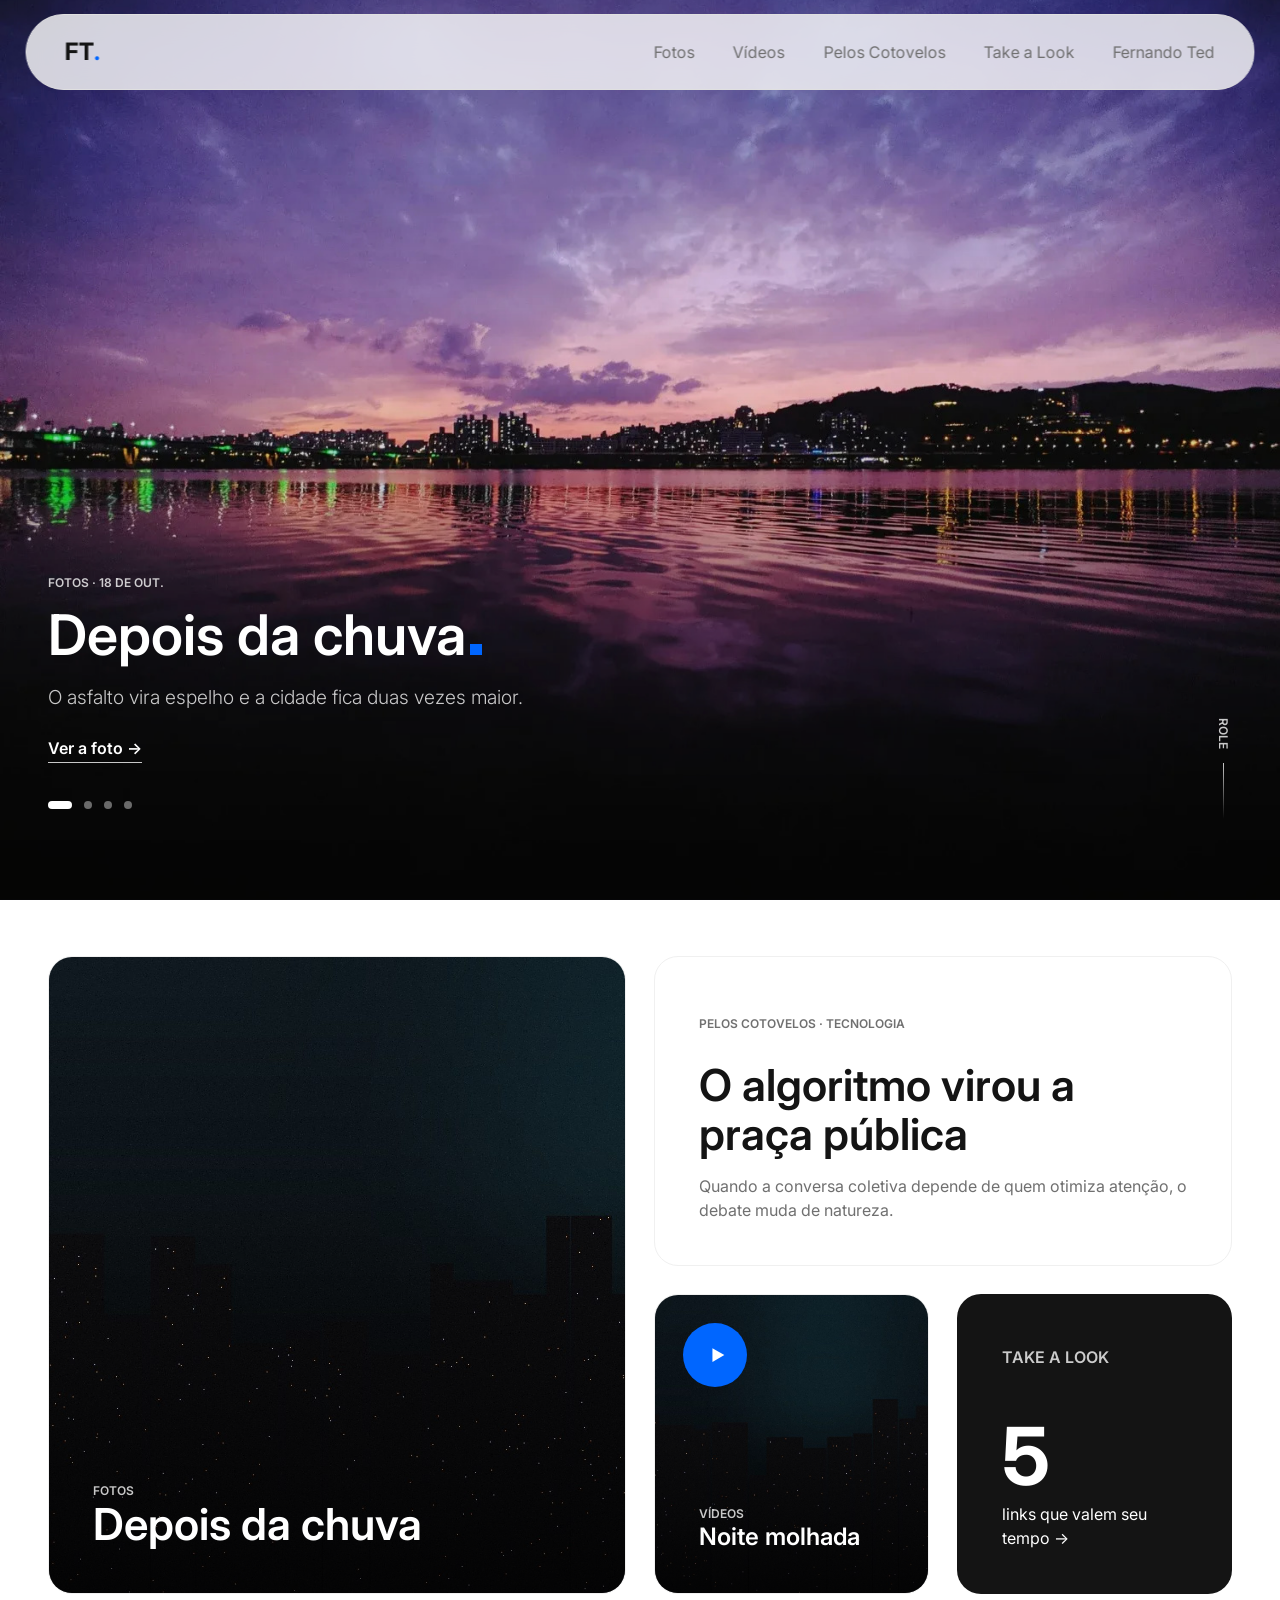
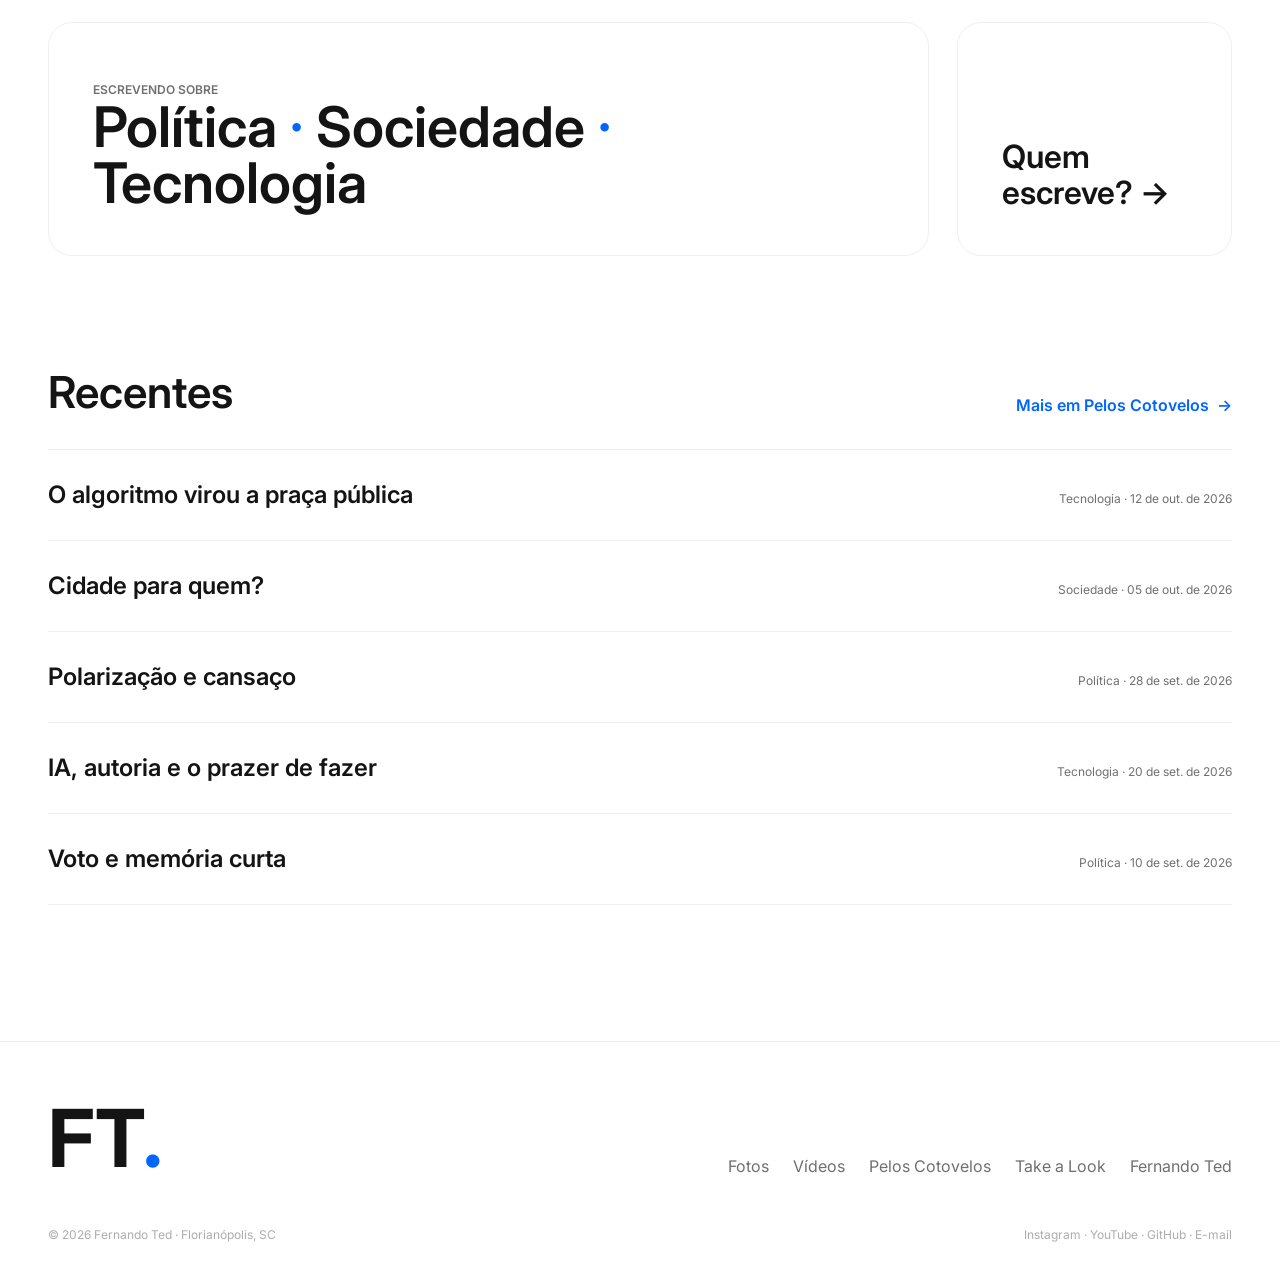
<file: index.html>
<!doctype html>
<html lang="pt-BR" class="no-js">
<head>
  <meta charset="utf-8">
  <meta name="viewport" content="width=device-width, initial-scale=1, viewport-fit=cover">
  <title>Fernando Ted — um caderno aberto</title>
  <meta name="description" content="Fotos, vídeos, ideias e achados — um caderno aberto.">
  <meta name="theme-color" content="#ffffff">
  <meta property="og:type" content="website">
  <meta property="og:title" content="Fernando Ted — um caderno aberto">
  <meta property="og:description" content="Fotos, vídeos, ideias e achados — um caderno aberto.">
  <meta property="og:image" content="assets/img/og.jpg">
  <meta name="twitter:card" content="summary_large_image">
  <link rel="icon" href="assets/img/favicon.svg" type="image/svg+xml">
  <link rel="preconnect" href="https://fonts.googleapis.com">
  <link rel="preconnect" href="https://fonts.gstatic.com" crossorigin>
  <link rel="stylesheet" href="https://fonts.googleapis.com/css2?family=Inter:wght@300;400;500;600;700&display=swap">
  <link rel="stylesheet" href="assets/css/estilo.css">
</head>
<body data-page="home">
  <main id="conteudo">
    <section class="hero" id="hero" aria-label="Apresentação"></section>
    <section class="wrap section" aria-label="Destaques">
      <div class="bento" id="bento"></div>
    </section>
    <section class="wrap section" aria-labelledby="t-recentes">
      <div class="section-head">
        <h2 class="h2" id="t-recentes">Recentes</h2>
        <a class="link-arrow" href="textos.html" id="mais-textos">Mais em Pelos Cotovelos</a>
      </div>
      <ul class="rows" id="recentes"></ul>
    </section>
  </main>

  <script src="dados/site.js"></script>
  <script src="dados/fotos.js"></script>
  <script src="dados/videos.js"></script>
  <script src="dados/textos.js"></script>
  <script src="dados/links.js"></script>
  <script src="dados/banner.js"></script>
  <script src="assets/js/app.js"></script>
</body>
</html>
</file>
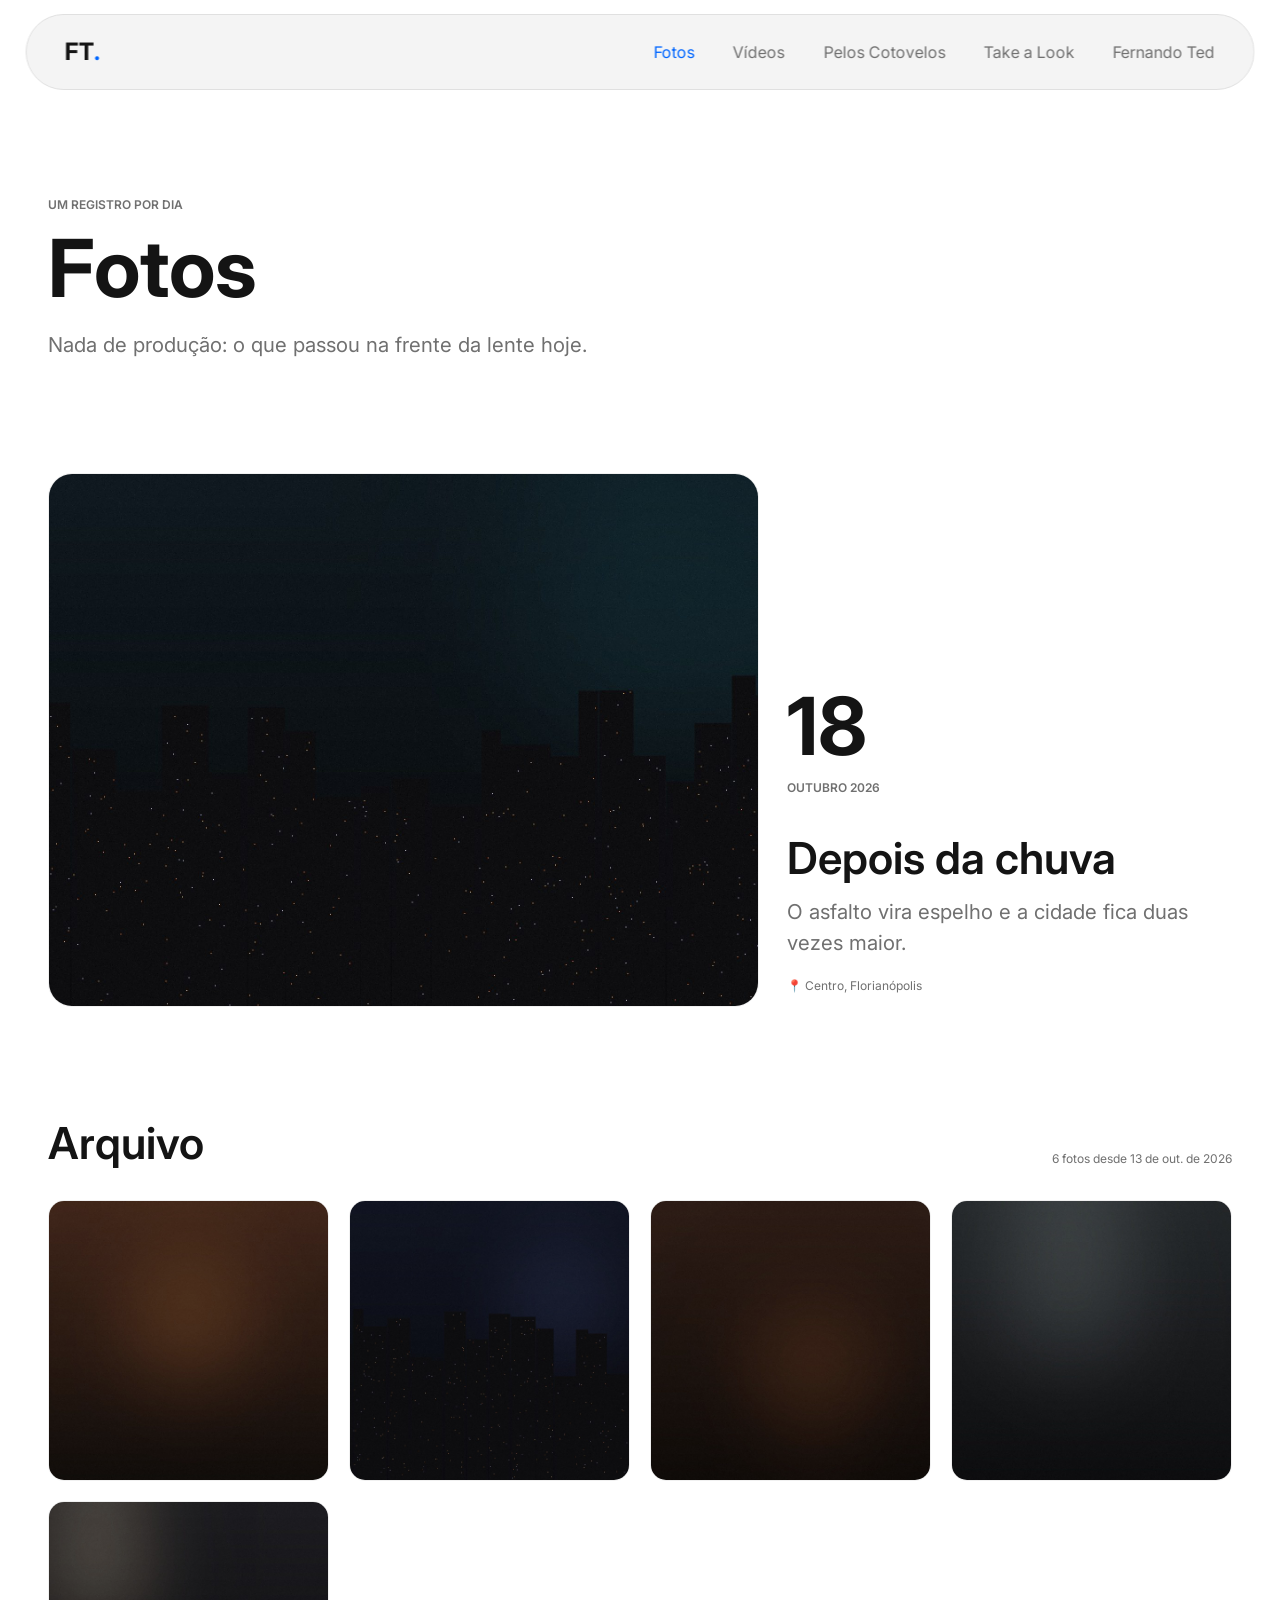
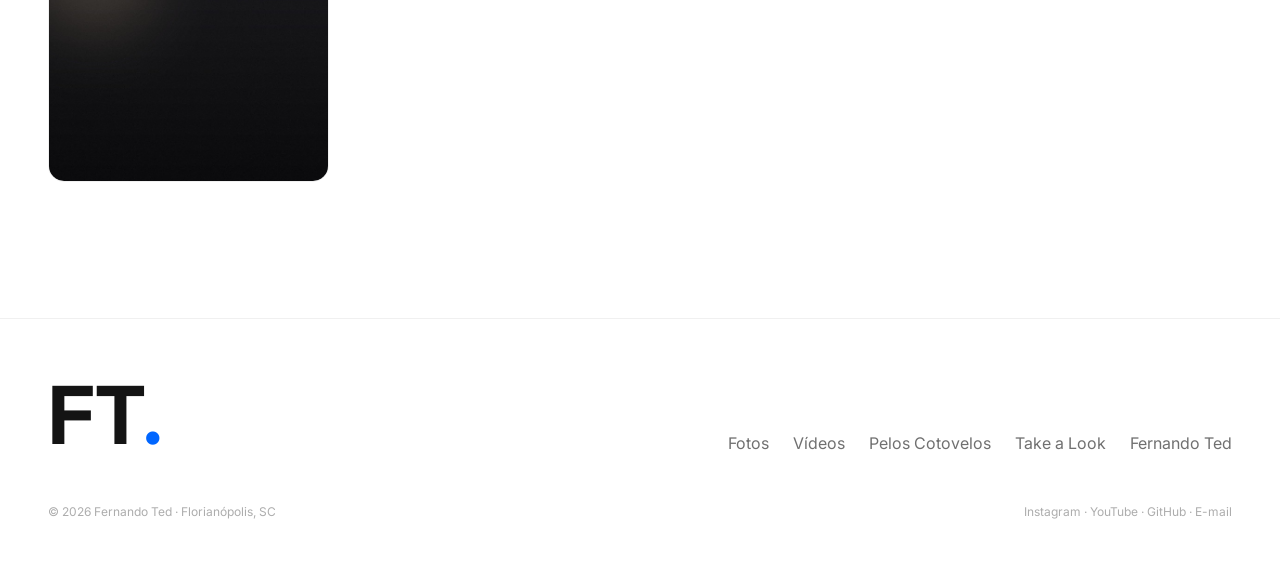
<file: foto-do-dia.html>
<!doctype html>
<html lang="pt-BR" class="no-js">
<head>
  <meta charset="utf-8">
  <meta name="viewport" content="width=device-width, initial-scale=1, viewport-fit=cover">
  <title>Fotos — Fernando Ted</title>
  <meta name="description" content="Um registro diário em fotografia.">
  <meta name="theme-color" content="#ffffff">
  <meta property="og:type" content="website">
  <meta property="og:title" content="Fotos — Fernando Ted">
  <meta property="og:description" content="Um registro diário em fotografia.">
  <meta property="og:image" content="assets/img/og.jpg">
  <meta name="twitter:card" content="summary_large_image">
  <link rel="icon" href="assets/img/favicon.svg" type="image/svg+xml">
  <link rel="preconnect" href="https://fonts.googleapis.com">
  <link rel="preconnect" href="https://fonts.gstatic.com" crossorigin>
  <link rel="stylesheet" href="https://fonts.googleapis.com/css2?family=Inter:wght@300;400;500;600;700&display=swap">
  <link rel="stylesheet" href="assets/css/estilo.css">
</head>
<body data-page="foto">
  <main id="conteudo">
    <header class="wrap page-head">
      <p class="eyebrow">Um registro por dia</p>
      <h1 class="display">Fotos</h1>
      <p class="lead">Nada de produção: o que passou na frente da lente hoje.</p>
    </header>

    <section class="wrap section" aria-label="Foto de hoje"><div class="today" id="hoje"></div></section>
    <section class="wrap section" aria-labelledby="t-arq">
      <div class="section-head"><h2 class="h2" id="t-arq">Arquivo</h2><span class="meta" id="arquivo-count"></span></div>
      <div class="archive" id="arquivo"></div>
    </section>
  </main>

  <script src="dados/site.js"></script>
  <script src="dados/fotos.js"></script>
  <script src="dados/videos.js"></script>
  <script src="dados/textos.js"></script>
  <script src="dados/links.js"></script>
  <script src="assets/js/app.js"></script>
</body>
</html>
</file>
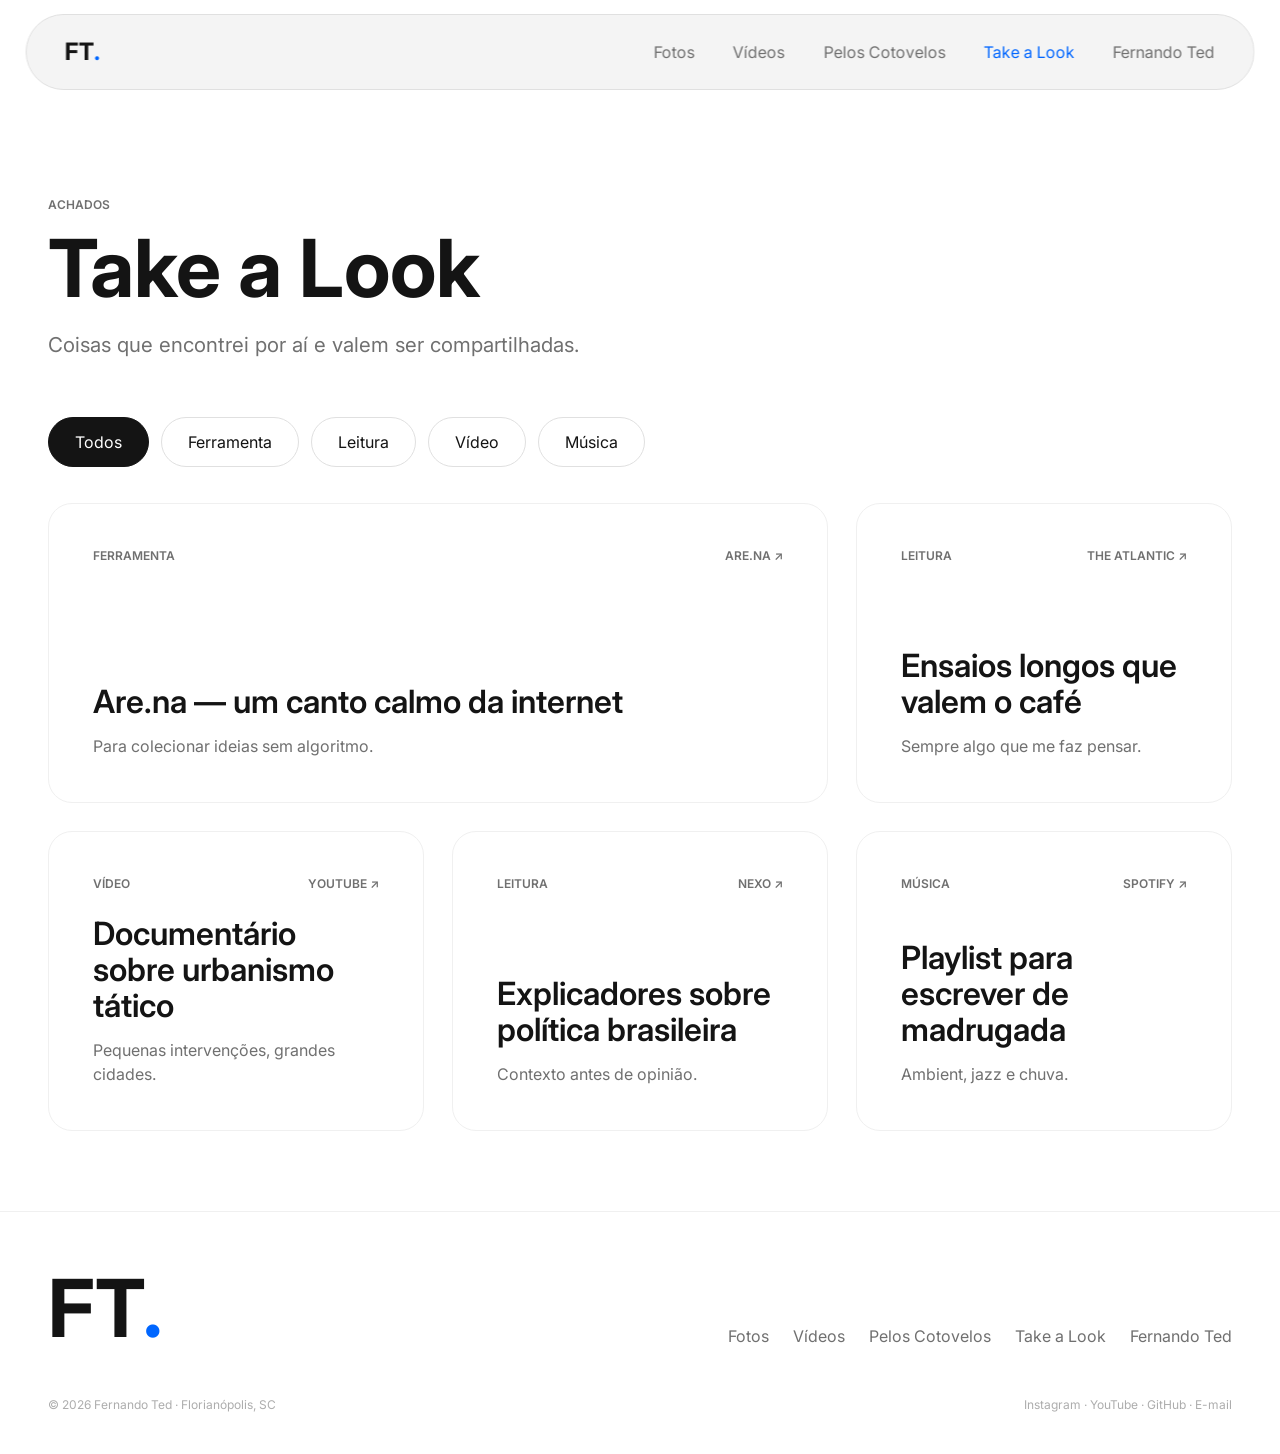
<file: links.html>
<!doctype html>
<html lang="pt-BR" class="no-js">
<head>
  <meta charset="utf-8">
  <meta name="viewport" content="width=device-width, initial-scale=1, viewport-fit=cover">
  <title>Take a Look — Fernando Ted</title>
  <meta name="description" content="Coisas que encontrei por aí e valem ser compartilhadas.">
  <meta name="theme-color" content="#ffffff">
  <meta property="og:type" content="website">
  <meta property="og:title" content="Take a Look — Fernando Ted">
  <meta property="og:description" content="Coisas que encontrei por aí e valem ser compartilhadas.">
  <meta property="og:image" content="assets/img/og.jpg">
  <meta name="twitter:card" content="summary_large_image">
  <link rel="icon" href="assets/img/favicon.svg" type="image/svg+xml">
  <link rel="preconnect" href="https://fonts.googleapis.com">
  <link rel="preconnect" href="https://fonts.gstatic.com" crossorigin>
  <link rel="stylesheet" href="https://fonts.googleapis.com/css2?family=Inter:wght@300;400;500;600;700&display=swap">
  <link rel="stylesheet" href="assets/css/estilo.css">
</head>
<body data-page="links">
  <main id="conteudo">
    <header class="wrap page-head">
      <p class="eyebrow">Achados</p>
      <h1 class="display">Take a Look</h1>
      <p class="lead">Coisas que encontrei por aí e valem ser compartilhadas.</p>
    </header>

    <section class="wrap" aria-label="Links">
      <div class="toolbar"><div class="chips" id="filtros" role="group" aria-label="Filtrar por tipo"></div></div>
      <div class="links-grid" id="links"></div>
    </section>
  </main>

  <script src="dados/site.js"></script>
  <script src="dados/fotos.js"></script>
  <script src="dados/videos.js"></script>
  <script src="dados/textos.js"></script>
  <script src="dados/links.js"></script>
  <script src="assets/js/app.js"></script>
</body>
</html>
</file>
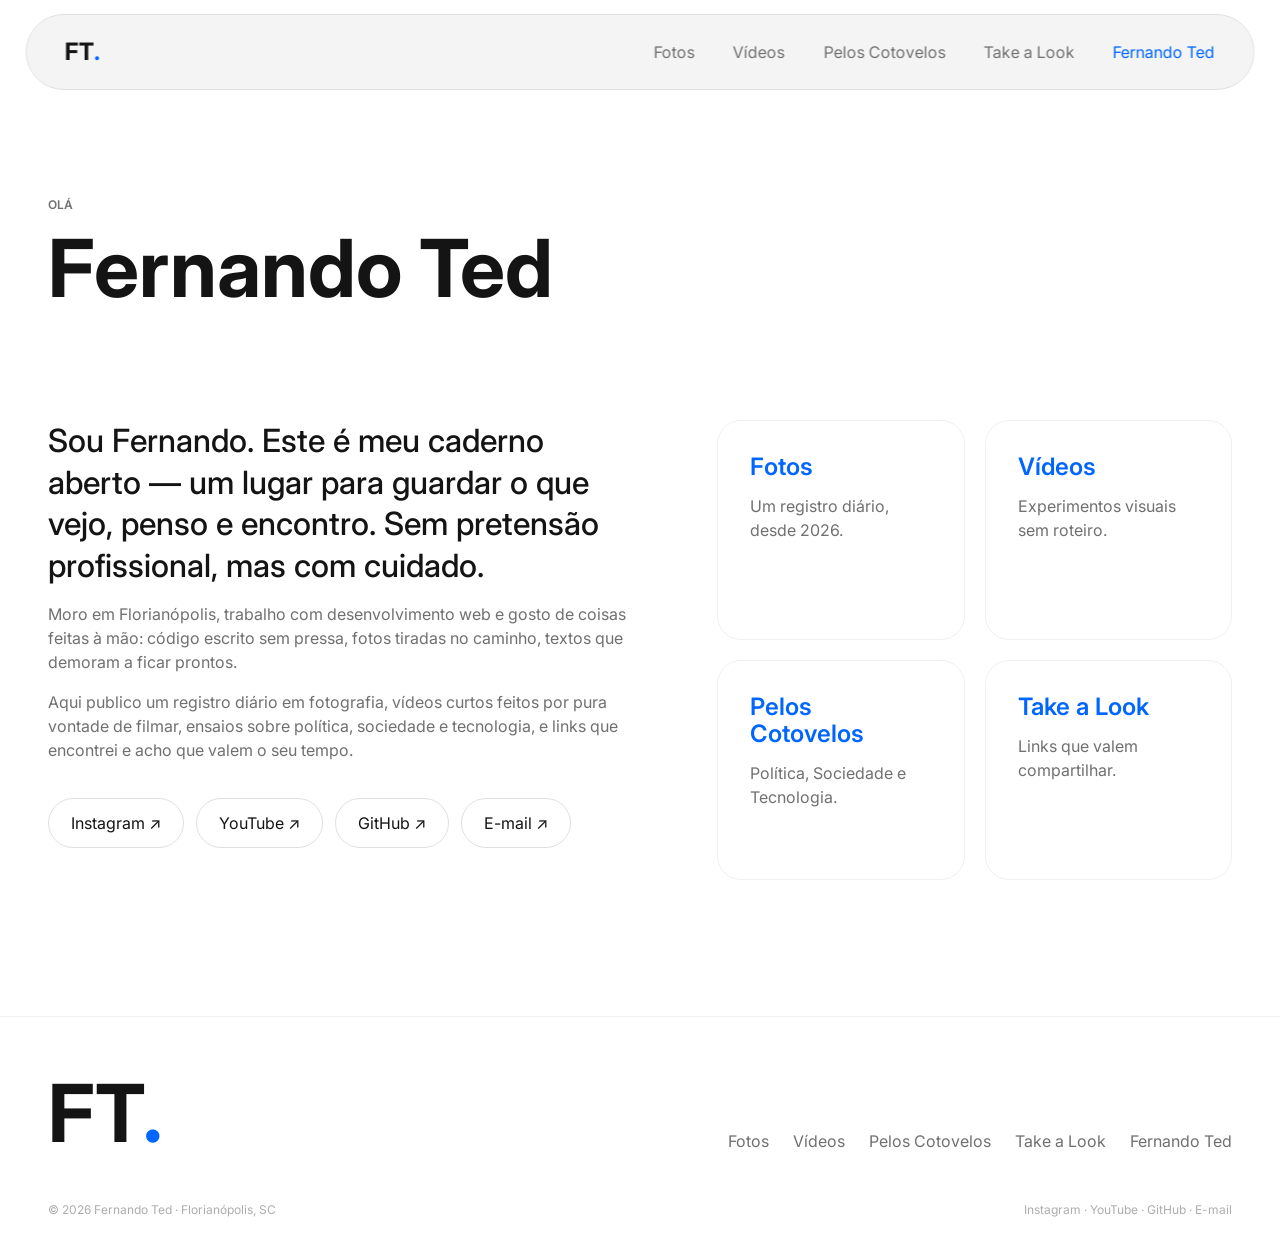
<file: sobre.html>
<!doctype html>
<html lang="pt-BR" class="no-js">
<head>
  <meta charset="utf-8">
  <meta name="viewport" content="width=device-width, initial-scale=1, viewport-fit=cover">
  <title>Fernando Ted</title>
  <meta name="description" content="Quem escreve, fotografa e filma por aqui.">
  <meta name="theme-color" content="#ffffff">
  <meta property="og:type" content="website">
  <meta property="og:title" content="Fernando Ted">
  <meta property="og:description" content="Quem escreve, fotografa e filma por aqui.">
  <meta property="og:image" content="assets/img/og.jpg">
  <meta name="twitter:card" content="summary_large_image">
  <link rel="icon" href="assets/img/favicon.svg" type="image/svg+xml">
  <link rel="preconnect" href="https://fonts.googleapis.com">
  <link rel="preconnect" href="https://fonts.gstatic.com" crossorigin>
  <link rel="stylesheet" href="https://fonts.googleapis.com/css2?family=Inter:wght@300;400;500;600;700&display=swap">
  <link rel="stylesheet" href="assets/css/estilo.css">
</head>
<body data-page="sobre">
  <main id="conteudo">
    <header class="wrap page-head">
      <p class="eyebrow">Olá</p>
      <h1 class="display">Fernando Ted</h1>
          </header>

    <section class="wrap section" aria-label="Sobre mim"><div class="about" id="sobre"></div></section>
  </main>

  <script src="dados/site.js"></script>
  <script src="dados/fotos.js"></script>
  <script src="dados/videos.js"></script>
  <script src="dados/textos.js"></script>
  <script src="dados/links.js"></script>
  <script src="assets/js/app.js"></script>
</body>
</html>
</file>
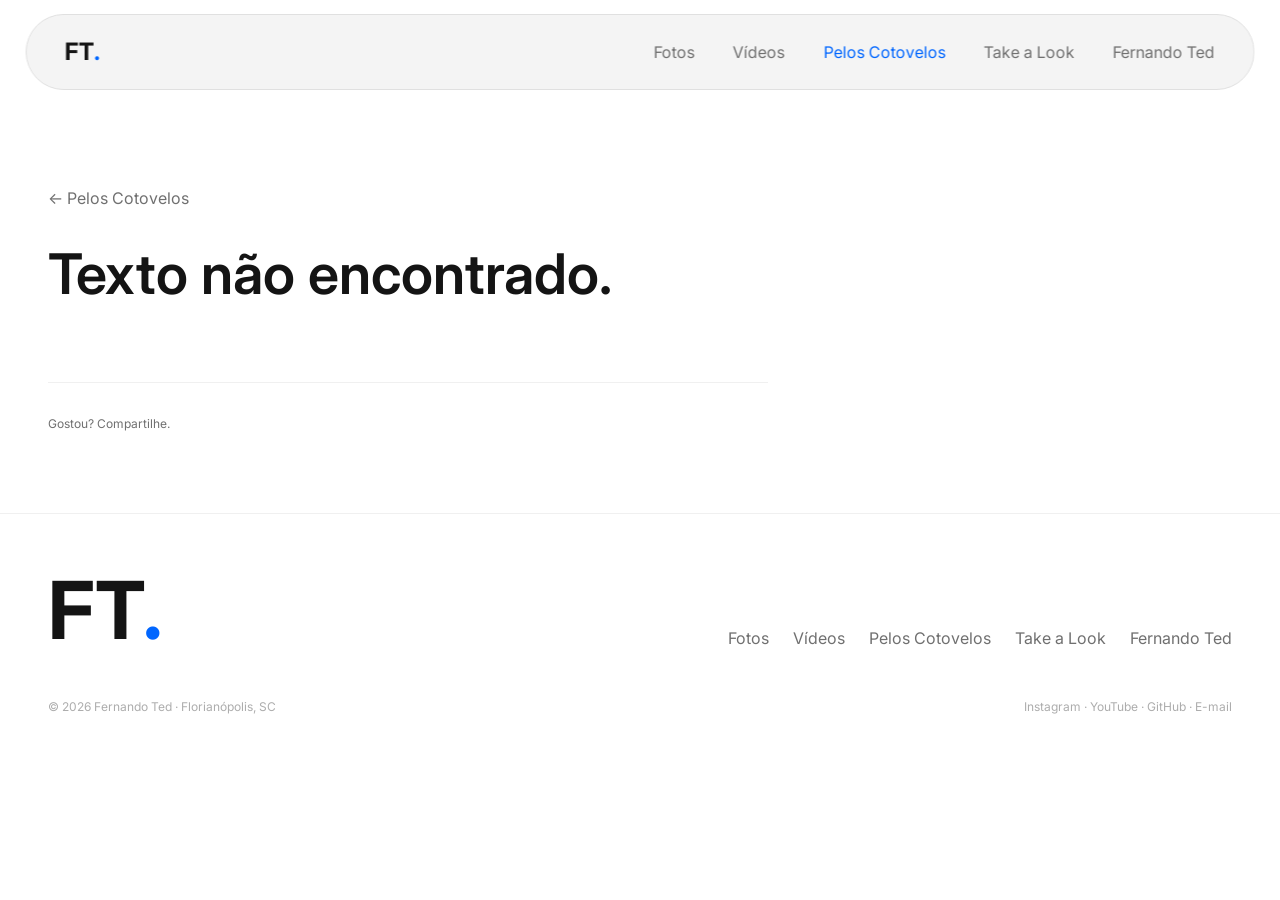
<file: texto.html>
<!doctype html>
<html lang="pt-BR" class="no-js">
<head>
  <meta charset="utf-8">
  <meta name="viewport" content="width=device-width, initial-scale=1, viewport-fit=cover">
  <title>Texto — Fernando Ted</title>
  <meta name="description" content="Fotos, vídeos, ideias e achados — um caderno aberto.">
  <meta name="theme-color" content="#ffffff">
  <meta property="og:type" content="website">
  <meta property="og:title" content="Texto — Fernando Ted">
  <meta property="og:description" content="Fotos, vídeos, ideias e achados — um caderno aberto.">
  <meta property="og:image" content="assets/img/og.jpg">
  <meta name="twitter:card" content="summary_large_image">
  <link rel="icon" href="assets/img/favicon.svg" type="image/svg+xml">
  <link rel="preconnect" href="https://fonts.googleapis.com">
  <link rel="preconnect" href="https://fonts.gstatic.com" crossorigin>
  <link rel="stylesheet" href="https://fonts.googleapis.com/css2?family=Inter:wght@300;400;500;600;700&display=swap">
  <link rel="stylesheet" href="assets/css/estilo.css">
</head>
<body data-page="texto">
  <div class="progress" aria-hidden="true"></div>
  <main id="conteudo">
    <article class="wrap">
      <header class="post-head" id="post-head"></header>
      <div class="prose" id="post-body"></div>
      <footer class="post-foot"><span class="meta">Gostou? Compartilhe.</span><div class="share" id="share"></div></footer>
    </article>
    <section class="wrap next-post" id="next"></section>
  </main>

  <script src="dados/site.js"></script>
  <script src="dados/fotos.js"></script>
  <script src="dados/videos.js"></script>
  <script src="dados/textos.js"></script>
  <script src="dados/links.js"></script>
  <script src="assets/js/app.js"></script>
</body>
</html>
</file>
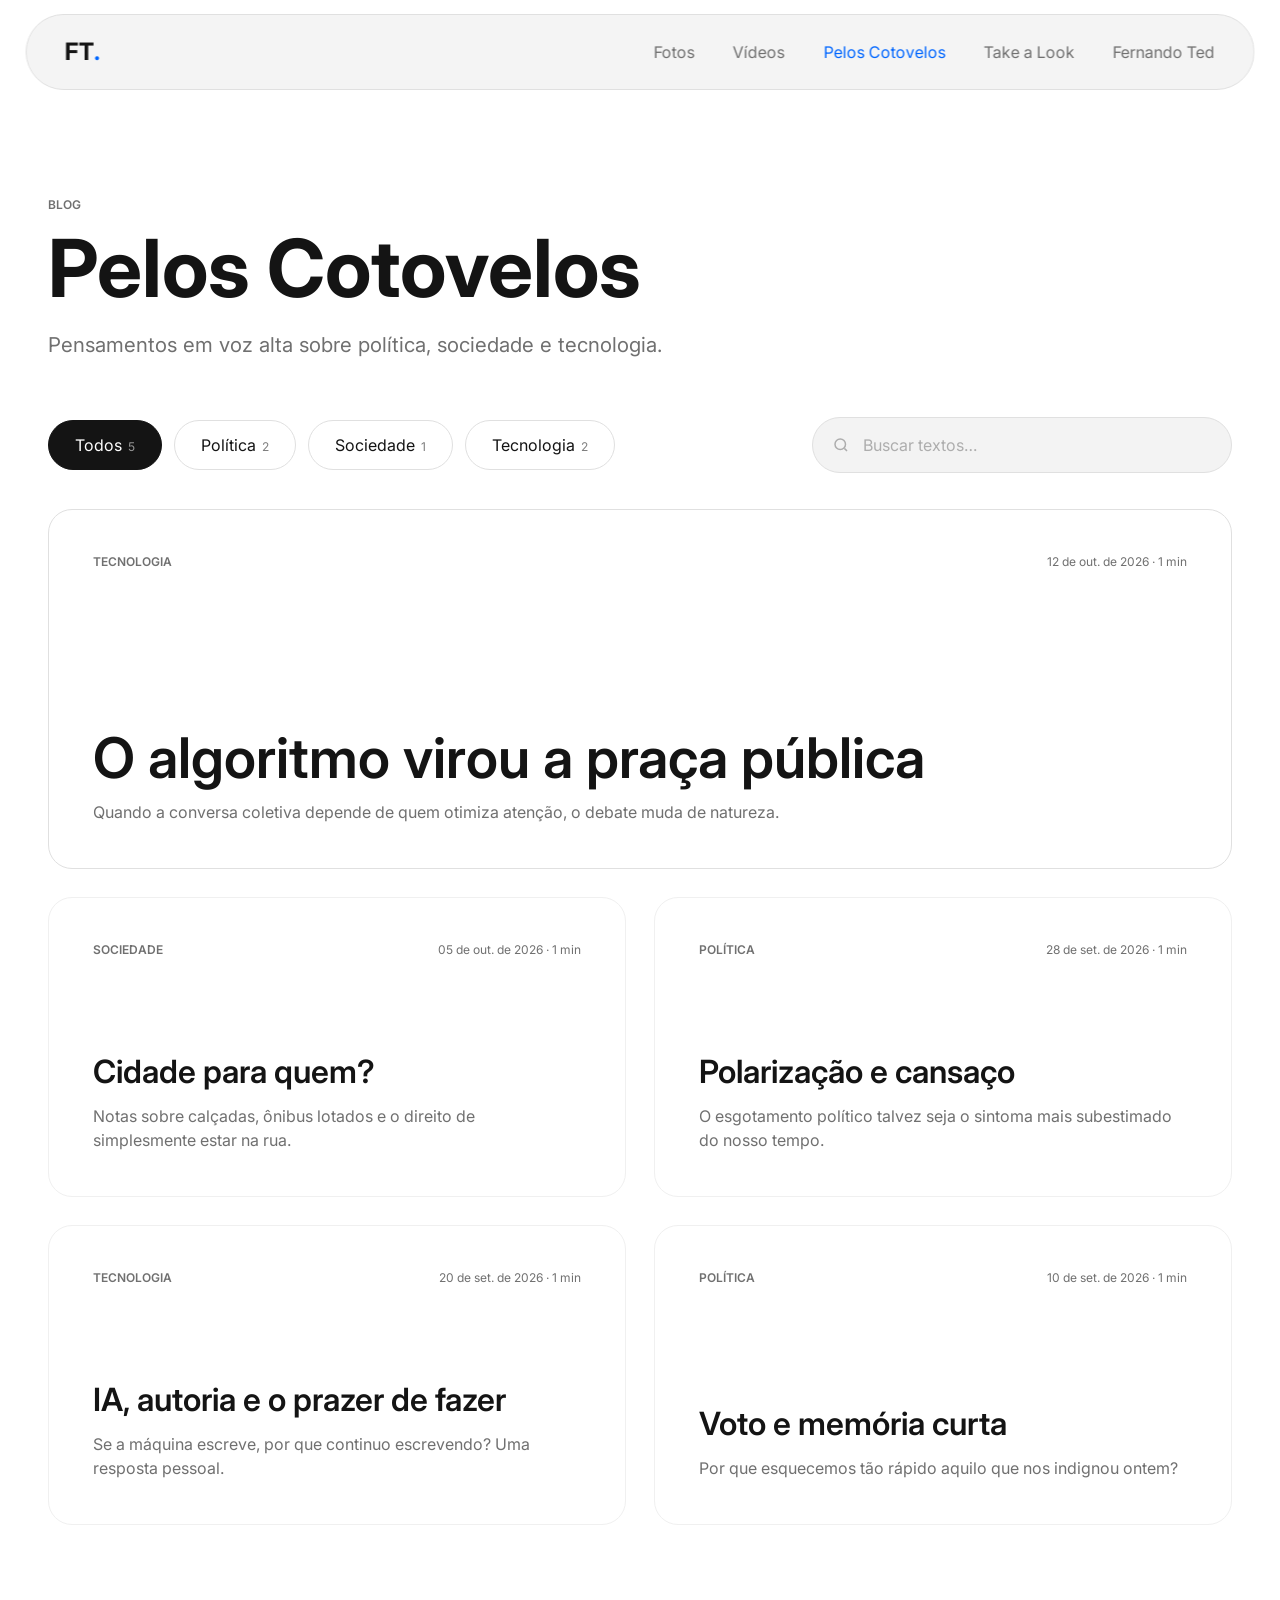
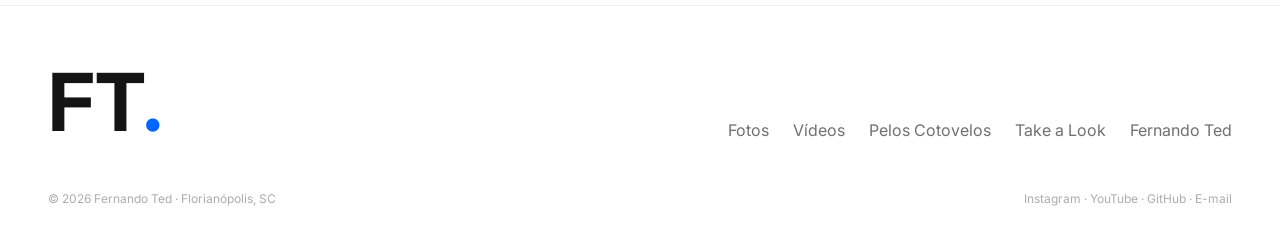
<file: textos.html>
<!doctype html>
<html lang="pt-BR" class="no-js">
<head>
  <meta charset="utf-8">
  <meta name="viewport" content="width=device-width, initial-scale=1, viewport-fit=cover">
  <title>Pelos Cotovelos — Fernando Ted</title>
  <meta name="description" content="Pensamentos em voz alta sobre política, sociedade e tecnologia.">
  <meta name="theme-color" content="#ffffff">
  <meta property="og:type" content="website">
  <meta property="og:title" content="Pelos Cotovelos — Fernando Ted">
  <meta property="og:description" content="Pensamentos em voz alta sobre política, sociedade e tecnologia.">
  <meta property="og:image" content="assets/img/og.jpg">
  <meta name="twitter:card" content="summary_large_image">
  <link rel="icon" href="assets/img/favicon.svg" type="image/svg+xml">
  <link rel="preconnect" href="https://fonts.googleapis.com">
  <link rel="preconnect" href="https://fonts.gstatic.com" crossorigin>
  <link rel="stylesheet" href="https://fonts.googleapis.com/css2?family=Inter:wght@300;400;500;600;700&display=swap">
  <link rel="stylesheet" href="assets/css/estilo.css">
</head>
<body data-page="textos">
  <main id="conteudo">
    <header class="wrap page-head">
      <p class="eyebrow">Blog</p>
      <h1 class="display">Pelos Cotovelos</h1>
      <p class="lead">Pensamentos em voz alta sobre política, sociedade e tecnologia.</p>
    </header>

    <section class="wrap" aria-label="Lista de textos">
      <div class="toolbar">
        <div class="chips" id="filtros" role="group" aria-label="Filtrar por categoria"></div>
        <label class="search"><span class="sr-only">Buscar textos</span><span id="busca-ico"></span>
          <input id="busca" type="search" placeholder="Buscar textos…" autocomplete="off"></label>
      </div>
      <p class="sr-only" id="resultado" aria-live="polite"></p>
      <div class="grid-2" id="posts"></div>
    </section>
  </main>

  <script src="dados/site.js"></script>
  <script src="dados/fotos.js"></script>
  <script src="dados/videos.js"></script>
  <script src="dados/textos.js"></script>
  <script src="dados/links.js"></script>
  <script src="assets/js/app.js"></script>
</body>
</html>
</file>
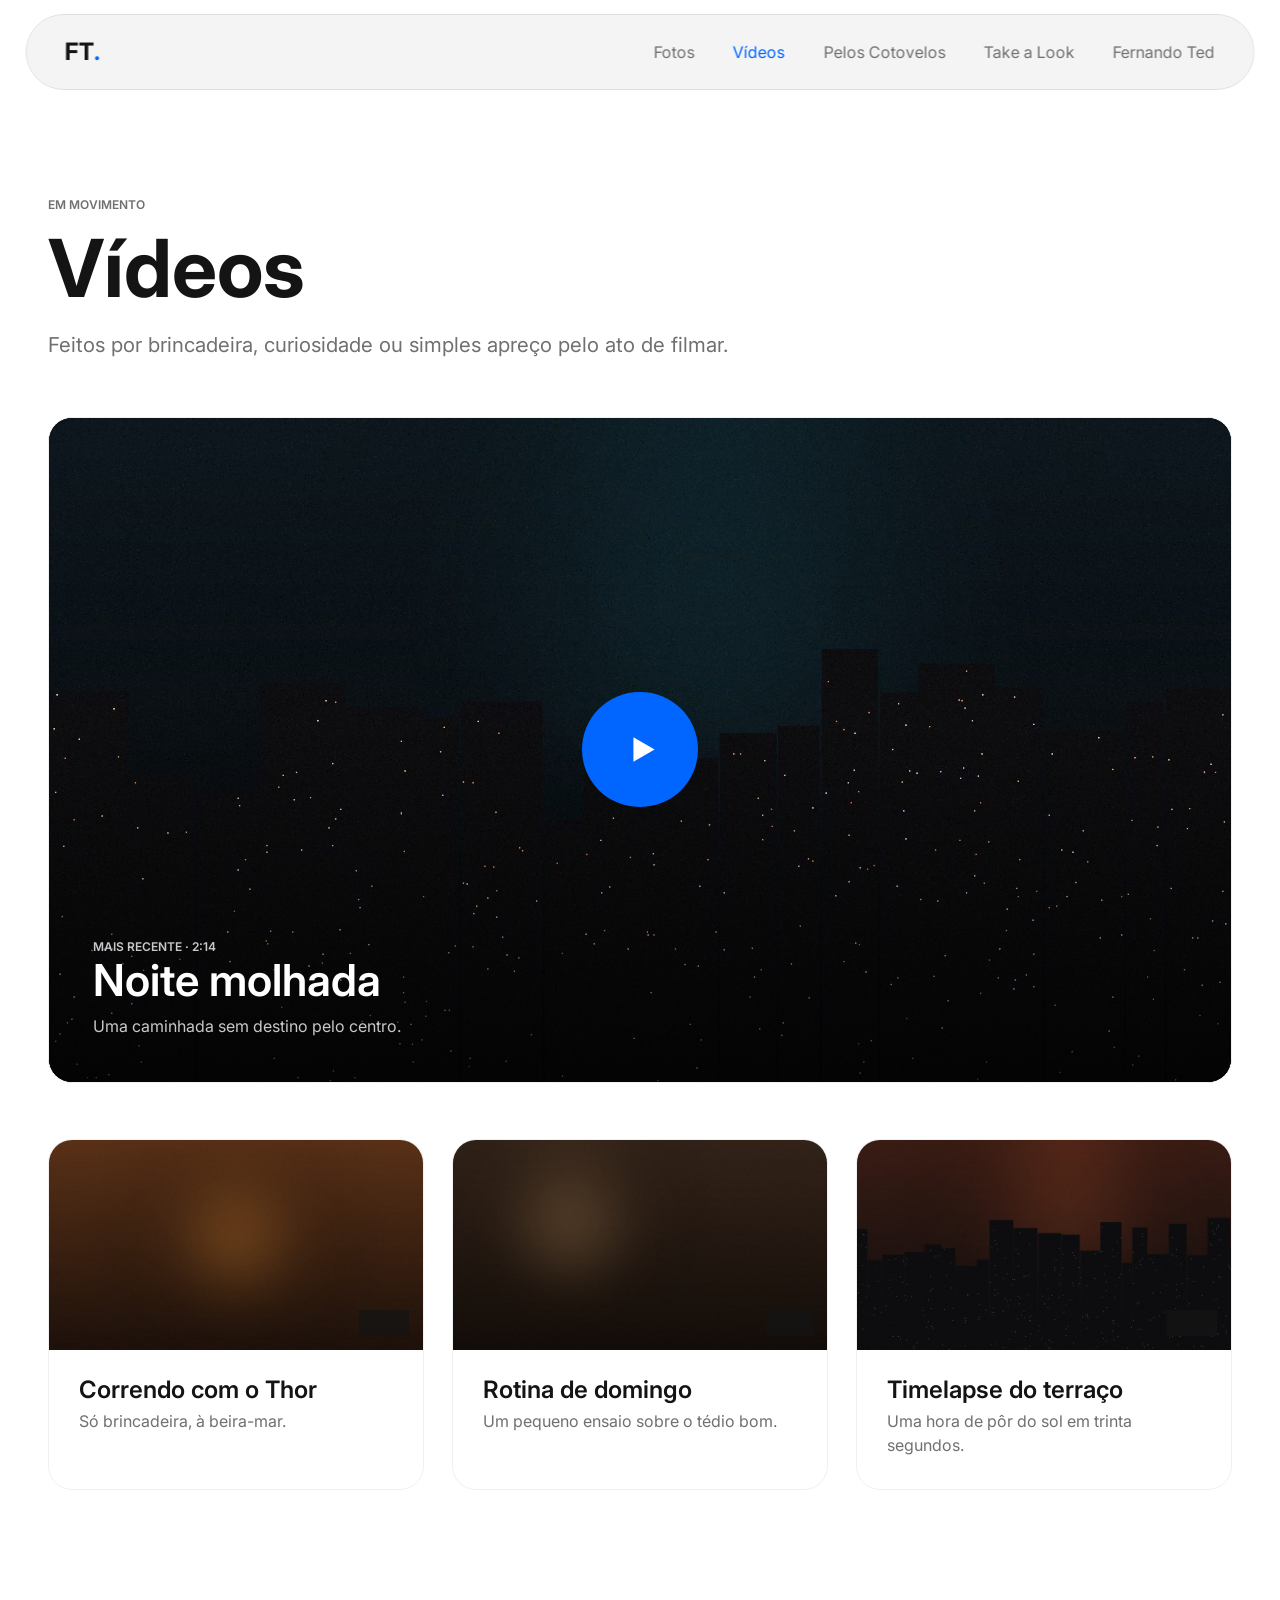
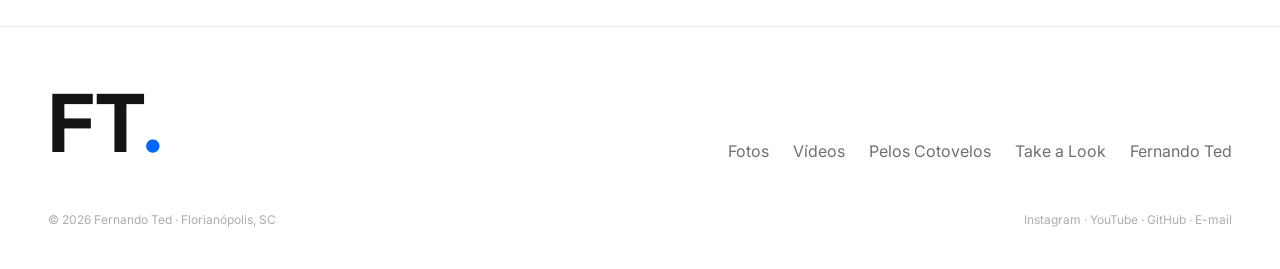
<file: videos.html>
<!doctype html>
<html lang="pt-BR" class="no-js">
<head>
  <meta charset="utf-8">
  <meta name="viewport" content="width=device-width, initial-scale=1, viewport-fit=cover">
  <title>Vídeos — Fernando Ted</title>
  <meta name="description" content="Vídeos curtos feitos por brincadeira e curiosidade.">
  <meta name="theme-color" content="#ffffff">
  <meta property="og:type" content="website">
  <meta property="og:title" content="Vídeos — Fernando Ted">
  <meta property="og:description" content="Vídeos curtos feitos por brincadeira e curiosidade.">
  <meta property="og:image" content="assets/img/og.jpg">
  <meta name="twitter:card" content="summary_large_image">
  <link rel="icon" href="assets/img/favicon.svg" type="image/svg+xml">
  <link rel="preconnect" href="https://fonts.googleapis.com">
  <link rel="preconnect" href="https://fonts.gstatic.com" crossorigin>
  <link rel="stylesheet" href="https://fonts.googleapis.com/css2?family=Inter:wght@300;400;500;600;700&display=swap">
  <link rel="stylesheet" href="assets/css/estilo.css">
</head>
<body data-page="videos">
  <main id="conteudo">
    <header class="wrap page-head">
      <p class="eyebrow">Em movimento</p>
      <h1 class="display">Vídeos</h1>
      <p class="lead">Feitos por brincadeira, curiosidade ou simples apreço pelo ato de filmar.</p>
    </header>

    <section class="wrap" aria-label="Vídeo em destaque"><div class="video-hero reveal" id="destaque"></div></section>
    <section class="wrap section" aria-label="Outros vídeos"><div class="grid-3" id="lista"></div></section>
  </main>

  <script src="dados/site.js"></script>
  <script src="dados/fotos.js"></script>
  <script src="dados/videos.js"></script>
  <script src="dados/textos.js"></script>
  <script src="dados/links.js"></script>
  <script src="assets/js/app.js"></script>
</body>
</html>
</file>
<file: assets/css/estilo.css>
/* =========================================================
   FT. — folha de estilo única
   Paleta e medidas centralizadas em :root
   ========================================================= */

:root {
  /* Cores — Mobbin (claro) */
  --bg: #ffffff;          /* canvas */
  --bg-2: #f3f3f3;        /* soft canvas */
  --surface: #ffffff;
  --surface-2: #f3f3f3;
  --line: #f0f0f0;        /* hairline suave */
  --line-2: #e0e0e0;      /* hairline de botões/bordas */
  --text: #141414;        /* ink */
  --muted: #707070;
  --faint: #adadad;
  --accent: #0066ff;      /* azul: usar pouco, só destaques pequenos */
  --accent-ink: #ffffff;
  --ink: #141414;         /* novo: botões principais e chips ativos */
  --on-ink: #ffffff;      /* texto sobre --ink ou sobre fotos */
  --on-ink-muted: rgba(255, 255, 255, .78);

  /* Tipografia */
  --f-display: "Inter", system-ui, -apple-system, sans-serif;
  --f-body: "Inter", system-ui, -apple-system, sans-serif;

  /* Escala tipográfica — Mobbin (o valor máximo é a referência; encolhe no celular) */
  --t-display: clamp(44px, 7vw, 80px);
  --t-h1: clamp(36px, 5vw, 56px);
  --t-h2: clamp(30px, 4vw, 44px);
  --t-h3: clamp(24px, 2.6vw, 32px);
  --t-h4: clamp(20px, 2vw, 24px);
  --t-body: 16px;
  --t-caption: 12px;

  /* Raios */
  --radius: 24px;         /* cards */
  --radius-sm: 16px;      /* inputs, miniaturas */

  /* Espaçamento — base 8px */
  --s-1: 4px;  --s-2: 8px;  --s-3: 12px; --s-4: 16px;
  --s-5: 24px; --s-6: 32px; --s-7: 48px;
  --s-section: 80px; --s-section-lg: 120px;

  /* mantidos */
  --gutter: clamp(16px, 4vw, 48px);
  --max: 1360px;
  --nav-h: 76px;
  --ease: cubic-bezier(.2, .7, .1, 1);
}

*, *::before, *::after { box-sizing: border-box; }
html { -webkit-text-size-adjust: 100%; scroll-behavior: smooth; }
@media (prefers-reduced-motion: reduce) {
  html { scroll-behavior: auto; }
  *, *::before, *::after { animation-duration: .01ms !important; transition-duration: .01ms !important; }
}
body {
  margin: 0;
  background: var(--bg);
  color: var(--text);
  font-family: var(--f-body);
  font-size: var(--t-body);
  font-weight: 400;
  line-height: 1.5;
  -webkit-font-smoothing: antialiased;
  text-rendering: optimizeLegibility;
  overflow-x: hidden;
}
img, video, iframe { display: block; max-width: 100%; }
a { color: inherit; text-decoration: none; }
button { font: inherit; color: inherit; background: none; border: 0; cursor: pointer; padding: 0; }
:focus-visible { outline: 2px solid var(--accent); outline-offset: 3px; border-radius: 6px; }
::selection { background: var(--accent); color: var(--accent-ink); }

.sr-only { position: absolute; width: 1px; height: 1px; overflow: hidden; clip: rect(0 0 0 0); white-space: nowrap; }
.skip { position: absolute; left: 16px; top: -60px; z-index: 200; background: var(--accent); color: var(--accent-ink); padding: 10px 16px; border-radius: 999px; font-weight: 600; }
.skip:focus { top: 16px; }

.wrap { width: 100%; max-width: var(--max); margin-inline: auto; padding-inline: var(--gutter); }

/* ---------- Tipografia ---------- */
.eyebrow {
  font-size: 12px; font-weight: 600; letter-spacing: 0; text-transform: uppercase;
  color: var(--muted); margin: 0 0 14px;
}
.display {
  font-family: var(--f-display); font-weight: 700; letter-spacing: 0; line-height: 1;
  font-size: var(--t-display); margin: 0; overflow-wrap: anywhere;
}
.h2 { font-family: var(--f-display); font-weight: 600; font-size: var(--t-h2); line-height: 1.13; letter-spacing: 0; margin: 0; }
.h3 { font-family: var(--f-display); font-weight: 600; font-size: var(--t-h3); line-height: 1.13; letter-spacing: 0; margin: 0; }
.lead { color: var(--muted); font-size: clamp(17px, 1.6vw, 21px); max-width: 60ch; margin: 22px 0 0; }
.muted { color: var(--muted); }
.dot { color: var(--accent); }

/* ---------- Navegação ---------- */
.nav {
  position: fixed; z-index: 50; top: 14px; left: 50%; transform: translateX(-50%);
  width: calc(100% - 2 * clamp(12px, 2vw, 28px)); max-width: calc(var(--max) + 40px);
  height: var(--nav-h);
  display: flex; align-items: center; justify-content: space-between;
  padding: 0 clamp(20px, 3vw, 40px);
  border: 1px solid var(--line-2); border-radius: 999px;
  background: rgba(243, 243, 243, .85);
  backdrop-filter: blur(18px) saturate(140%); -webkit-backdrop-filter: blur(18px) saturate(140%);
  transition: background .3s var(--ease);
}
.nav.is-scrolled { background: rgba(243, 243, 243, .95); }
.brand { font-family: var(--f-display); font-weight: 700; font-size: var(--t-h4); letter-spacing: 0; }
.nav-links { display: flex; gap: clamp(18px, 3vw, 46px); list-style: none; margin: 0; padding: 0; }
.nav-links a { color: var(--muted); font-size: var(--t-body); transition: color .2s; position: relative; }
.nav-links a:hover { color: var(--text); }
.nav-links a[aria-current="page"] { color: var(--accent); }
.nav-toggle { display: none; width: 44px; height: 44px; border-radius: 50%; position: relative; }
.nav-toggle span { position: absolute; left: 12px; right: 12px; height: 1.5px; background: var(--text); transition: transform .3s var(--ease), opacity .2s; }
.nav-toggle span:nth-child(1) { top: 17px; }
.nav-toggle span:nth-child(2) { top: 26px; }
.nav-open .nav-toggle span:nth-child(1) { transform: translateY(4.5px) rotate(45deg); }
.nav-open .nav-toggle span:nth-child(2) { transform: translateY(-4.5px) rotate(-45deg); }

@media (max-width: 820px) {
  :root { --nav-h: 64px; }
  .nav-toggle { display: block; }
  .nav-links {
    position: fixed; inset: calc(var(--nav-h) + 28px) 12px auto 12px;
    flex-direction: column; gap: 0; padding: 12px;
    background: var(--bg-2); border: 1px solid var(--line-2); border-radius: var(--radius);
    opacity: 0; transform: translateY(-8px); pointer-events: none;
    transition: opacity .25s var(--ease), transform .25s var(--ease);
  }
  .nav-open .nav-links { opacity: 1; transform: none; pointer-events: auto; }
  .nav-links a { display: block; padding: 16px 18px; font-family: var(--f-display); font-size: var(--t-h4); font-weight: 600; color: var(--text); border-radius: 14px; }
  .nav-links a:hover { background: var(--surface); }
}

/* ---------- Estrutura de página ---------- */
main { display: block; }
.page-head { padding-top: calc(var(--nav-h) + 120px); padding-bottom: 56px; }
.section { padding-block: 56px; }
.section-head { display: flex; align-items: end; justify-content: space-between; gap: 24px; margin-bottom: 32px; flex-wrap: wrap; }
.link-arrow { color: var(--accent); font-size: var(--t-body); font-weight: 600; display: inline-flex; gap: 8px; align-items: center; }
.link-arrow::after { content: "→"; transition: transform .25s var(--ease); }
.link-arrow:hover::after { transform: translateX(4px); }

/* ---------- Cards ---------- */
.card {
  position: relative; display: block; overflow: hidden;
  background: var(--surface);
  border: 1px solid var(--line); border-radius: var(--radius);
  padding: clamp(24px, 3.4vw, 48px);
  transition: border-color .3s var(--ease), transform .4s var(--ease);
}
a.card:hover, .card.is-link:hover { border-color: var(--ink); }
.card-media { padding: 0; isolation: isolate; }
.card-media img, .card-media video { position: absolute; inset: 0; width: 100%; height: 100%; object-fit: cover; z-index: -2; transition: transform 1.2s var(--ease); }
.card-media:hover img { transform: scale(1.035); }
.card-media::after { content: ""; position: absolute; inset: 0; z-index: -1; background: linear-gradient(180deg, rgba(0,0,0,0) 35%, rgba(0,0,0,.72) 100%); }
.card-media .card-body { color: var(--on-ink); position: absolute; left: 0; right: 0; bottom: 0; padding: clamp(24px, 3.4vw, 48px); }
.card .meta-row { display: flex; justify-content: space-between; align-items: baseline; gap: 16px; flex-wrap: wrap; margin-bottom: 18px; }
.card .meta-row .eyebrow { margin: 0; font-size: 12px; }
.card-media .eyebrow { color: var(--on-ink-muted); }
.meta { color: var(--muted); font-size: var(--t-caption); }
.card p { color: var(--muted); margin: 14px 0 0; }

.play {
  width: 64px; height: 64px; border-radius: 50%; background: var(--accent); color: var(--accent-ink);
  display: grid; place-items: center; transition: transform .3s var(--ease);
}
.play svg { width: 22px; height: 22px; margin-left: 3px; }
.play-lg { width: clamp(72px, 9vw, 128px); height: clamp(72px, 9vw, 128px); }
.play-lg svg { width: 34%; height: 34%; }
a:hover .play, button:hover .play { transform: scale(1.08); }

/* ---------- Hero ---------- */
.hero { position: relative; min-height: 100svh; display: flex; align-items: flex-end; overflow: hidden; isolation: isolate; }
.hero-media { position: absolute; inset: 0; z-index: -2; background: var(--bg); transition: background .8s var(--ease); }
.hero-media img, .hero-media video { width: 100%; height: 100%; object-fit: cover; animation: heroIn 2.4s var(--ease) both; }
/* degradês por clima — aparecem enquanto a foto carrega ou se ela não existir */
.hero-media[data-clima="dia-sol"]       { background: linear-gradient(180deg, #4f93cc 0%, #9cc6e4 55%, #e9d3a6 100%); }
.hero-media[data-clima="dia-nublado"]   { background: linear-gradient(180deg, #858c93 0%, #aeb2b6 55%, #6c7177 100%); }
.hero-media[data-clima="dia-chuva"]     { background: linear-gradient(180deg, #4a545e 0%, #66707a 55%, #363d44 100%); }
.hero-media[data-clima="noite-limpa"]   { background: linear-gradient(180deg, #0a1430 0%, #1b2950 60%, #2a2238 100%); }
.hero-media[data-clima="noite-nublada"] { background: linear-gradient(180deg, #1b1e23 0%, #2a2d33 60%, #16171a 100%); }
.hero-media[data-clima="noite-chuva"]   { background: linear-gradient(180deg, #0f151c 0%, #1d2630 60%, #0c1015 100%); }
.hero { color: var(--on-ink); }
.hero::after { content: ""; position: absolute; inset: 0; z-index: -1; background: linear-gradient(180deg, rgba(0,0,0,.2) 0%, rgba(0,0,0,.05) 40%, rgba(0,0,0,.6) 100%); }
.hero-inner { padding-bottom: clamp(48px, 9vh, 110px); }
.hero .eyebrow { color: var(--on-ink-muted); }
/* destaques do banner: empilhados na mesma célula, um visível por vez */
.hero-slides { display: grid; }
.hero-slide { grid-area: 1 / 1; align-self: end; display: block; opacity: 0; visibility: hidden; transition: opacity .6s var(--ease), visibility 0s .6s; }
.hero-slide.is-active { opacity: 1; visibility: visible; transition: opacity .6s var(--ease); }
.hero-slide.is-active > * { animation: rise 1s var(--ease) both; }
.hero-slide.is-active > :nth-child(2) { animation-delay: .08s; }
.hero-slide.is-active > :nth-child(3) { animation-delay: .16s; }
.hero-slide.is-active > :nth-child(4) { animation-delay: .24s; }
.hero-cta { display: inline-block; margin-top: 24px; font-weight: 600; color: var(--on-ink); border-bottom: 1px solid var(--on-ink-muted); padding-bottom: 2px; transition: border-color .2s; }
a.hero-slide:hover .hero-cta { border-color: var(--on-ink); }
.hero-dots { display: flex; gap: 4px; margin: 28px 0 0 -4px; }
.hero-dots button { padding: 10px 4px; }   /* área de toque maior que o ponto */
.hero-dots button::before { content: ""; display: block; width: 8px; height: 8px; border-radius: 999px; background: rgba(255, 255, 255, .4); transition: width .3s var(--ease), background-color .3s; }
.hero-dots button[aria-current="true"]::before { width: 24px; background: var(--on-ink); }
.hero-title {
  font-family: var(--f-display); font-weight: 600; margin: 0;
  font-size: var(--t-h1); line-height: 1.05; letter-spacing: 0; max-width: 20ch;
}
.hero-title .sq { display: inline-block; width: .2em; height: .2em; background: var(--accent); margin-left: .08em; vertical-align: baseline; }
.hero-sub { color: var(--on-ink-muted); font-size: clamp(16px, 1.5vw, 20px); font-weight: 300; margin: clamp(12px, 2vh, 22px) 0 0; max-width: 52ch; }
.hero-scroll { position: absolute; right: var(--gutter); bottom: clamp(48px, 9vh, 110px); color: var(--on-ink-muted); font-size: var(--t-caption); font-weight: 600; letter-spacing: 0; text-transform: uppercase; writing-mode: vertical-rl; display: flex; gap: 14px; align-items: center; }
.hero-scroll::after { content: ""; width: 1px; height: 56px; background: linear-gradient(var(--on-ink-muted), transparent); }
@media (max-width: 640px) { .hero-scroll { display: none; } }

@keyframes heroIn { from { transform: scale(1.08); opacity: 0; } to { transform: none; opacity: 1; } }
@keyframes rise { from { transform: translateY(30px); opacity: 0; } to { transform: none; opacity: 1; } }

/* ---------- Bento (home) ---------- */
.bento { display: grid; gap: 28px; grid-template-columns: repeat(12, 1fr); grid-auto-rows: minmax(200px, auto); }
.b-photo { grid-column: span 6; grid-row: span 2; min-height: 560px; }
.b-text { grid-column: span 6; display: flex; flex-direction: column; justify-content: center; }
.b-video { grid-column: span 3; min-height: 300px; }
.b-video .play { position: absolute; top: 28px; left: 28px; }
.b-links { grid-column: span 3; background: var(--ink); border-color: transparent; color: var(--on-ink); display: flex; flex-direction: column; justify-content: space-between; }
.b-links .eyebrow { color: var(--on-ink-muted); }
.b-links .big { font-family: var(--f-display); font-weight: 700; font-size: var(--t-display); line-height: 1; letter-spacing: 0; }
.b-links p { color: var(--on-ink); font-size: var(--t-body); margin: 6px 0 0; }
a.b-links:hover { border-color: transparent; transform: translateY(-3px); }
.b-topics { grid-column: span 9; }
.b-topics .h2 { font-size: var(--t-h1); line-height: 1; }
.b-about { grid-column: span 3; display: flex; align-items: flex-end; }
.b-about .h3 { font-size: var(--t-h3); }
@media (max-width: 1080px) {
  .b-photo { grid-column: span 12; grid-row: auto; min-height: 70vw; max-height: 640px; }
  .b-text { grid-column: span 12; }
  .b-video, .b-links { grid-column: span 6; }
  .b-topics { grid-column: span 12; }
  .b-about { grid-column: span 12; }
}
@media (max-width: 640px) {
  .bento { gap: 16px; }
  .b-video, .b-links { grid-column: span 12; }
  .b-photo { min-height: 110vw; }
}

/* ---------- Lista de textos (linhas) ---------- */
.rows { list-style: none; margin: 0; padding: 0; border-top: 1px solid var(--line); }
.rows li { border-bottom: 1px solid var(--line); }
.rows a { display: flex; justify-content: space-between; align-items: baseline; gap: 24px; padding: 30px 0; transition: padding .35s var(--ease), color .2s; }
.rows a:hover { padding-left: 14px; color: var(--accent); }
.rows .h3 { font-size: var(--t-h4); line-height: 1.25; }
.rows .meta { white-space: nowrap; }
@media (max-width: 640px) { .rows a { flex-direction: column; gap: 6px; padding: 22px 0; } }

/* ---------- Filtros + busca ---------- */
.toolbar { display: flex; flex-wrap: wrap; gap: 14px; justify-content: space-between; align-items: center; margin-bottom: 36px; }
.chips { display: flex; flex-wrap: wrap; gap: 12px; }
.chip {
  padding: 12px 26px; border-radius: 999px; border: 1px solid var(--line-2);
  font-size: var(--t-body); color: var(--text); transition: background .2s, border-color .2s, color .2s;
}
.chip:hover { border-color: var(--muted); }
.chip[aria-pressed="true"] { background: var(--ink); border-color: var(--ink); color: var(--on-ink); }
.chip .n { opacity: .55; font-size: var(--t-caption); margin-left: 6px; }
.search { position: relative; flex: 0 1 420px; min-width: 240px; }
.search input {
  width: 100%; padding: 15px 22px 15px 50px; border-radius: 999px; border: 1px solid var(--line-2);
  background: var(--bg-2); color: var(--text); font: inherit; font-size: var(--t-body); outline: none; transition: border-color .2s;
}
.search input::placeholder { color: var(--faint); }
.search input:focus { border-color: var(--accent); }
.search svg { position: absolute; left: 20px; top: 50%; translate: 0 -50%; width: 18px; height: 18px; color: var(--faint); }
@media (max-width: 640px) { .search { flex: 1 1 100%; } .chip { padding: 10px 18px; } }

.grid-2 { display: grid; grid-template-columns: repeat(2, 1fr); gap: 28px; }
.grid-3 { display: grid; grid-template-columns: repeat(3, 1fr); gap: 28px; }
@media (max-width: 960px) { .grid-3 { grid-template-columns: repeat(2, 1fr); } }
@media (max-width: 680px) { .grid-2, .grid-3 { grid-template-columns: 1fr; gap: 16px; } }

.post-card { display: flex; flex-direction: column; min-height: 300px; }
.post-card .h3 { margin-top: auto; }
.post-card.featured { grid-column: 1 / -1; min-height: 360px; border-color: var(--line-2); }
.post-card.featured .h3 { font-size: var(--t-h1); line-height: 1; }
.post-card.featured p { font-size: var(--t-body); }
.empty { color: var(--muted); padding: 40px 0; text-align: center; grid-column: 1 / -1; }
mark { background: rgba(0, 102, 255, .14); color: inherit; border-radius: 3px; padding: 0 2px; }

/* ---------- Post ---------- */
.post-head { padding-top: calc(var(--nav-h) + 110px); padding-bottom: 40px; max-width: 980px; }
.post-head .h2 { font-size: var(--t-h1); line-height: 1; }
.post-head .meta { margin-top: 26px; display: flex; gap: 14px; flex-wrap: wrap; }
.back { color: var(--muted); font-size: var(--t-body); display: inline-flex; gap: 8px; margin-bottom: 36px; }
.back:hover { color: var(--accent); }
.prose { max-width: 720px; font-size: var(--t-body); line-height: 1.7; padding-bottom: 40px; }
.prose > * + * { margin-top: 1.2em; }
.prose p:first-child { font-size: 1.18em; color: var(--text); }
.prose p { margin: 0; color: var(--text); }
.prose h2, .prose h3 { font-family: var(--f-display); font-weight: 600; letter-spacing: 0; line-height: 1.2; margin-top: 2em; }
.prose h2 { font-size: var(--t-h3); } .prose h3 { font-size: var(--t-h4); }
.prose a { color: var(--accent); text-decoration: underline; text-underline-offset: 3px; text-decoration-thickness: 1px; }
.prose blockquote { margin: 2em 0; padding: 4px 0 4px 26px; border-left: 3px solid var(--accent); font-family: var(--f-display); font-size: 1.2em; line-height: 1.45; color: var(--text); }
.prose blockquote p { color: inherit; }
.prose ul, .prose ol { padding-left: 1.3em; color: var(--text); } .prose li + li { margin-top: .4em; }
.prose li::marker { color: var(--accent); }
.prose img { border-radius: var(--radius-sm); margin-block: 2em; }
.prose hr { border: 0; height: 1px; background: var(--line-2); margin: 3em 0; }
.prose code { font-size: .88em; background: var(--surface); padding: 2px 7px; border-radius: 6px; }
.prose pre { background: var(--surface); padding: 22px; border-radius: var(--radius-sm); overflow-x: auto; font-size: 15px; line-height: 1.6; }
.prose pre code { background: none; padding: 0; }
.progress { position: fixed; top: 0; left: 0; height: 3px; background: var(--accent); width: 0; z-index: 60; }
.post-foot { max-width: 720px; border-top: 1px solid var(--line); padding-top: 32px; display: flex; gap: 14px; flex-wrap: wrap; align-items: center; justify-content: space-between; }
.share { display: flex; gap: 10px; flex-wrap: wrap; }
.share a, .share button { border: 1px solid var(--line-2); padding: 9px 18px; border-radius: 999px; font-size: var(--t-body); color: var(--muted); transition: color .2s, border-color .2s; }
.share a:hover, .share button:hover { color: var(--text); border-color: var(--muted); }
.next-post { margin-top: 56px; }

/* ---------- Foto do dia ---------- */
.today { display: grid; grid-template-columns: 1.6fr 1fr; gap: 28px; align-items: stretch; }
.today figure { margin: 0; border-radius: var(--radius); overflow: hidden; border: 1px solid var(--line); cursor: zoom-in; background: var(--surface); }
.today figure img { width: 100%; height: 100%; object-fit: cover; aspect-ratio: 4 / 3; }
.today .info { display: flex; flex-direction: column; justify-content: flex-end; }
.today .date-big { font-family: var(--f-display); font-weight: 700; font-size: var(--t-display); line-height: 1; letter-spacing: 0; }
.today .date-big small { display: block; font-size: var(--t-caption); font-weight: 600; letter-spacing: 0; text-transform: uppercase; color: var(--muted); margin-top: 16px; }
@media (max-width: 900px) { .today { grid-template-columns: 1fr; } }

.archive { display: grid; grid-template-columns: repeat(auto-fill, minmax(240px, 1fr)); gap: 20px; }
.thumb { position: relative; border-radius: var(--radius-sm); overflow: hidden; aspect-ratio: 1; border: 1px solid var(--line); background: var(--surface); }
.thumb img { width: 100%; height: 100%; object-fit: cover; transition: transform .8s var(--ease), filter .4s; filter: saturate(.9); }
.thumb:hover img { transform: scale(1.05); filter: none; }
.thumb .cap { position: absolute; inset: auto 0 0 0; padding: 40px 18px 16px; background: linear-gradient(transparent, rgba(0,0,0,.75)); color: var(--on-ink); font-size: var(--t-caption); display: flex; justify-content: space-between; gap: 10px; opacity: 0; transition: opacity .3s; }
.thumb:hover .cap, .thumb:focus-visible .cap { opacity: 1; }
@media (hover: none) { .thumb .cap { opacity: 1; } }
.thumb .cap b { font-weight: 600; }

/* ---------- Lightbox ---------- */
.lightbox { position: fixed; inset: 0; z-index: 150; background: rgba(10,10,10,.96); color: var(--on-ink); display: grid; grid-template-rows: 1fr auto; padding: 24px; opacity: 0; pointer-events: none; transition: opacity .3s var(--ease); }
.lightbox.open { opacity: 1; pointer-events: auto; }
.lightbox .stage { display: grid; place-items: center; min-height: 0; }
.lightbox img { max-height: calc(100svh - 160px); max-width: 100%; width: auto; border-radius: 12px; object-fit: contain; }
.lightbox .lb-cap { text-align: center; padding: 20px 60px 8px; }
.lightbox .lb-cap .h3 { font-size: var(--t-h4); }
.lb-btn { position: absolute; width: 52px; height: 52px; border-radius: 50%; border: 1px solid var(--line-2); display: grid; place-items: center; font-size: 22px; color: var(--on-ink); background: rgba(30,30,30,.7); transition: background .2s; }
.lb-btn:hover { background: var(--accent); color: var(--accent-ink); }
.lb-close { top: 20px; right: 20px; }
.lb-prev { left: 20px; top: 50%; translate: 0 -50%; }
.lb-next { right: 20px; top: 50%; translate: 0 -50%; }
@media (max-width: 640px) { .lb-prev, .lb-next { top: auto; bottom: 20px; translate: none; } .lightbox { padding: 12px; } }

/* ---------- Vídeos ---------- */
.video-hero { position: relative; aspect-ratio: 16 / 9; border-radius: var(--radius); overflow: hidden; border: 1px solid var(--line); background: #000; }
.video-hero > img, .video-hero > iframe, .video-hero > video { position: absolute; inset: 0; width: 100%; height: 100%; object-fit: cover; border: 0; }
.video-hero .poster-btn { position: absolute; inset: 0; display: grid; place-items: center; }
.video-hero .poster-btn::after { content: ""; position: absolute; inset: 0; background: linear-gradient(180deg, transparent 45%, rgba(0,0,0,.75)); }
.video-hero .poster-btn .play { position: relative; z-index: 1; }
.video-hero .vh-cap { color: var(--on-ink); position: absolute; left: 0; bottom: 0; padding: clamp(20px, 3.4vw, 48px); z-index: 1; pointer-events: none; }
.video-hero .vh-cap p { color: var(--on-ink-muted); margin: 8px 0 0; }
@media (max-width: 640px) { .video-hero { aspect-ratio: 4 / 5; } }

.vcard { padding: 0; display: flex; flex-direction: column; text-align: left; width: 100%; }
.vcard .vthumb { position: relative; aspect-ratio: 16 / 9; overflow: hidden; }
.vcard .vthumb img { width: 100%; height: 100%; object-fit: cover; transition: transform 1s var(--ease); }
.vcard:hover .vthumb img { transform: scale(1.04); }
.vcard .dur { position: absolute; right: 14px; bottom: 14px; background: rgba(20,20,20,.75); color: var(--on-ink); backdrop-filter: blur(6px); padding: 4px 12px; border-radius: 999px; font-size: var(--t-caption); }
.vcard .vbody { padding: 26px 30px 32px; }
.vcard .vbody p { margin-top: 6px; }
.vcard .h3 { font-size: var(--t-h4); }

.modal { position: fixed; inset: 0; z-index: 150; background: rgba(10,10,10,.95); color: var(--on-ink); display: grid; place-items: center; padding: 20px; opacity: 0; pointer-events: none; transition: opacity .3s; }
.modal.open { opacity: 1; pointer-events: auto; }
.modal .frame { width: min(1200px, 100%); aspect-ratio: 16 / 9; border-radius: 16px; overflow: hidden; background: #000; }
.modal .frame iframe, .modal .frame video { width: 100%; height: 100%; border: 0; }

/* ---------- Links ---------- */
.links-grid { display: grid; grid-template-columns: repeat(3, 1fr); gap: 28px; }
.link-card { display: flex; flex-direction: column; min-height: 300px; }
.link-card.wide { grid-column: span 2; }
.link-card .meta-row .src { color: var(--muted); font-size: var(--t-caption); font-weight: 600; letter-spacing: 0; text-transform: uppercase; }
.link-card .h3 { margin-top: auto; }
@media (max-width: 960px) { .links-grid { grid-template-columns: repeat(2, 1fr); } }
@media (max-width: 680px) { .links-grid { grid-template-columns: 1fr; gap: 16px; } .link-card.wide { grid-column: auto; } .link-card { min-height: 220px; } }

/* ---------- Sobre ---------- */
.about { display: grid; grid-template-columns: 1.15fr 1fr; gap: clamp(32px, 6vw, 88px); align-items: start; }
.about .big { font-family: var(--f-body); font-size: var(--t-h3); line-height: 1.3; font-weight: 500; margin: 0; letter-spacing: 0; }
.about .more p { color: var(--muted); font-size: var(--t-body); }
.pillars { display: grid; grid-template-columns: 1fr 1fr; gap: 20px; }
.pillars .card { min-height: 220px; padding: 32px; }
.pillars .h3 { color: var(--accent); font-size: var(--t-h4); }
.pillars p { font-size: var(--t-body); }
.socials { display: flex; gap: 12px; flex-wrap: wrap; margin-top: 36px; }
.socials a { border: 1px solid var(--line-2); border-radius: 999px; padding: 12px 22px; transition: border-color .2s, color .2s; }
.socials a:hover { border-color: var(--accent); color: var(--accent); }
@media (max-width: 960px) { .about { grid-template-columns: 1fr; } }
@media (max-width: 480px) { .pillars { grid-template-columns: 1fr; } }

/* ---------- Rodapé ---------- */
.footer { margin-top: 80px; border-top: 1px solid var(--line); padding-block: 56px 40px; }
.footer-top { display: flex; justify-content: space-between; gap: 40px; flex-wrap: wrap; align-items: end; }
.footer .sign { font-family: var(--f-display); font-weight: 700; font-size: var(--t-display); line-height: 1; letter-spacing: 0; margin: 0; }
.footer nav { display: flex; gap: 24px; flex-wrap: wrap; color: var(--muted); }
.footer nav a:hover { color: var(--text); }
.footer-bottom { margin-top: 48px; display: flex; justify-content: space-between; gap: 16px; flex-wrap: wrap; color: var(--faint); font-size: var(--t-caption); }

/* ---------- Revelar ao rolar ---------- */
.reveal { opacity: 0; transform: translateY(24px); transition: opacity .9s var(--ease), transform .9s var(--ease); }
.reveal.in { opacity: 1; transform: none; }
.no-js .reveal { opacity: 1; transform: none; }
</file>
